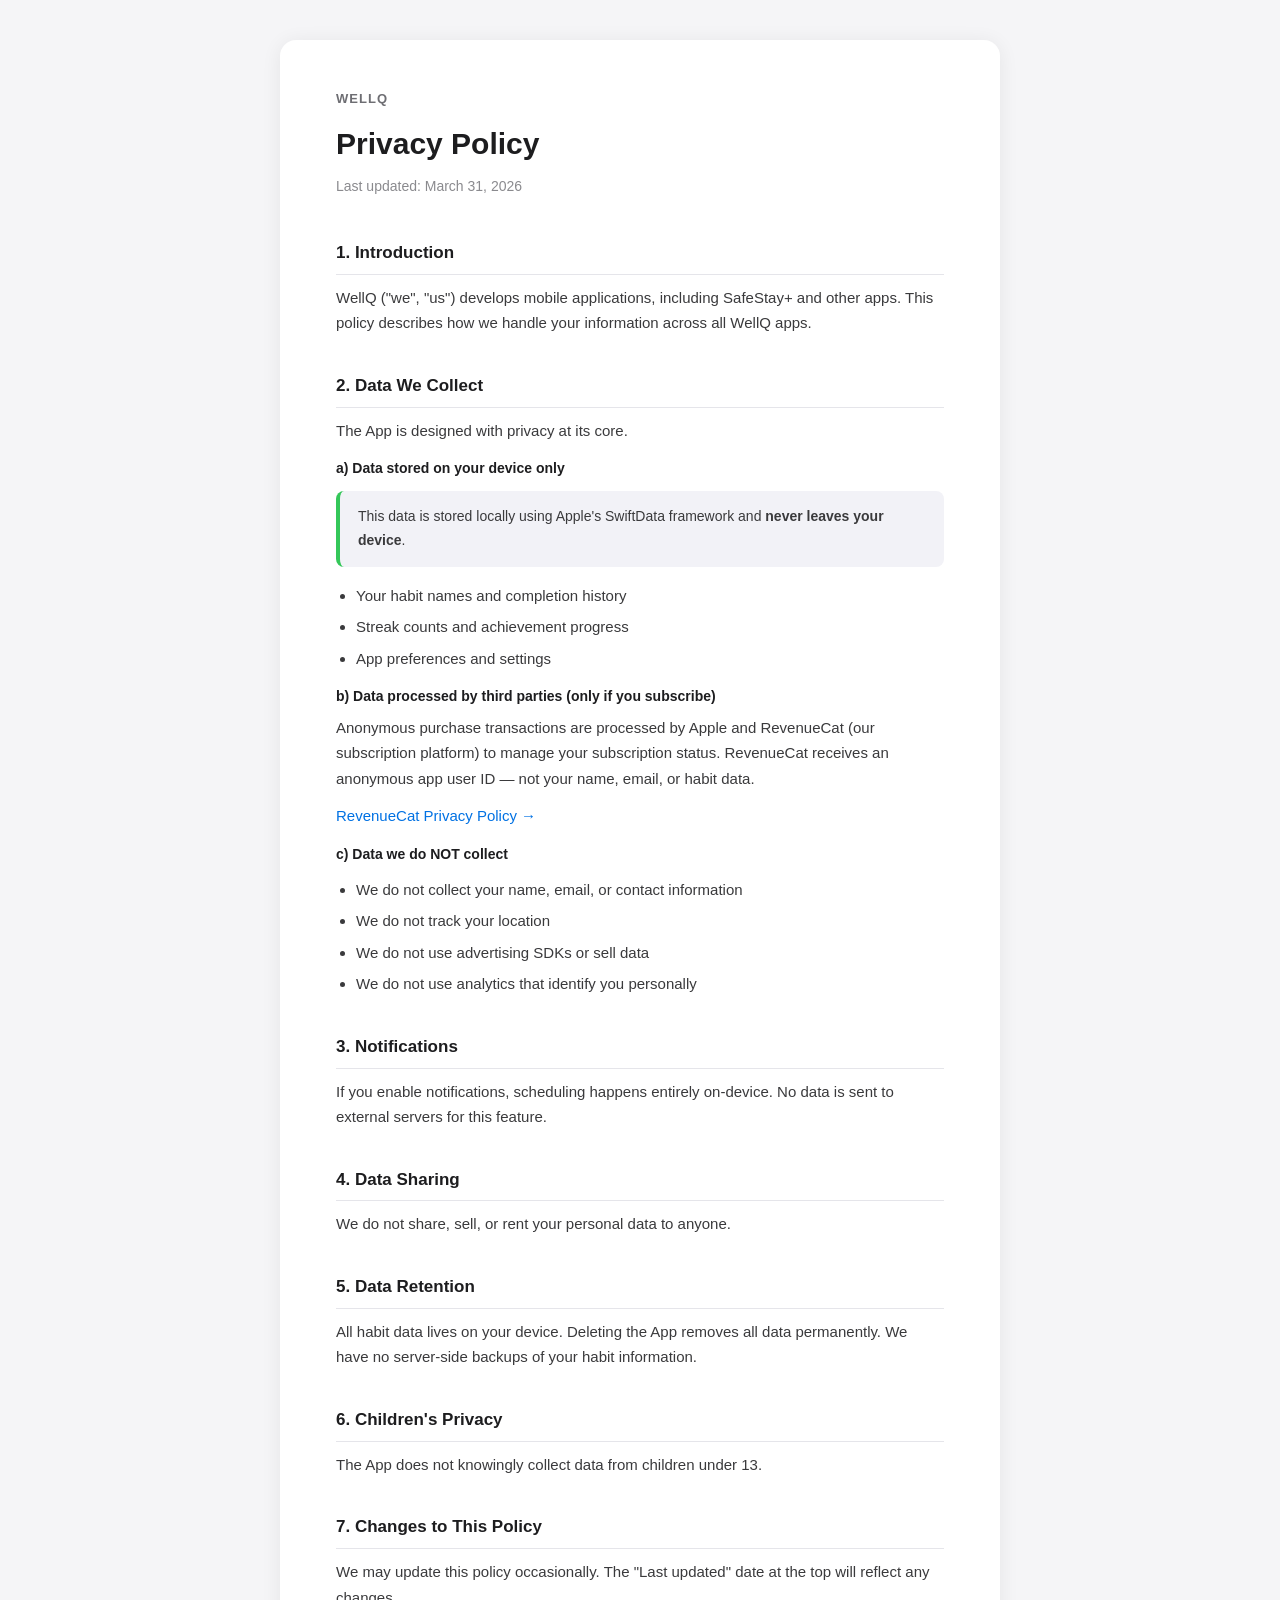
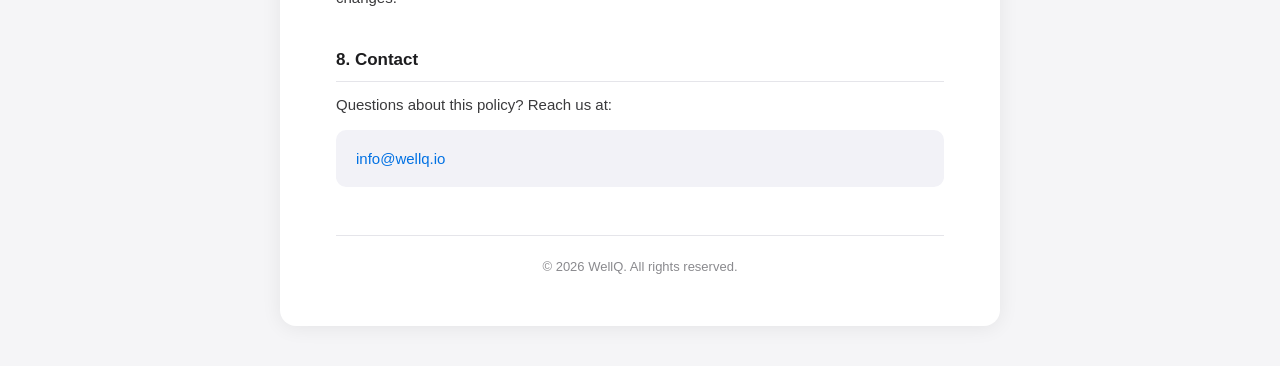
<file: privacy.html>
<!DOCTYPE html>
<html lang="en">
<head>
  <meta charset="UTF-8" />
  <meta name="viewport" content="width=device-width, initial-scale=1.0" />
  <title>WellQ Apps Privacy Policy</title>
  <style>
    * {
      box-sizing: border-box;
      margin: 0;
      padding: 0;
    }

    body {
      font-family: -apple-system, BlinkMacSystemFont, "Segoe UI", Roboto, Helvetica, Arial, sans-serif;
      background-color: #f5f5f7;
      color: #1d1d1f;
      line-height: 1.7;
      padding: 40px 20px;
    }

    .container {
      max-width: 720px;
      margin: 0 auto;
      background: #ffffff;
      border-radius: 16px;
      padding: 48px 56px;
      box-shadow: 0 2px 20px rgba(0, 0, 0, 0.07);
    }

    .app-label {
      font-size: 13px;
      font-weight: 600;
      letter-spacing: 0.08em;
      text-transform: uppercase;
      color: #6e6e73;
      margin-bottom: 8px;
    }

    h1 {
      font-size: 30px;
      font-weight: 700;
      color: #1d1d1f;
      margin-bottom: 6px;
    }

    .last-updated {
      font-size: 14px;
      color: #8a8a8e;
      margin-bottom: 40px;
    }

    h2 {
      font-size: 17px;
      font-weight: 700;
      color: #1d1d1f;
      margin-top: 36px;
      margin-bottom: 10px;
      padding-bottom: 6px;
      border-bottom: 1px solid #e5e5ea;
    }

    p {
      font-size: 15px;
      color: #3a3a3c;
      margin-bottom: 12px;
    }

    ul {
      margin: 10px 0 12px 20px;
    }

    li {
      font-size: 15px;
      color: #3a3a3c;
      margin-bottom: 6px;
    }

    .sub-label {
      font-size: 14px;
      font-weight: 600;
      color: #1d1d1f;
      margin-top: 14px;
      margin-bottom: 6px;
    }

    .highlight-box {
      background: #f2f2f7;
      border-left: 4px solid #34c759;
      border-radius: 8px;
      padding: 14px 18px;
      margin: 10px 0 16px;
      font-size: 14px;
      color: #3a3a3c;
    }

    a {
      color: #0071e3;
      text-decoration: none;
    }

    a:hover {
      text-decoration: underline;
    }

    .contact-block {
      background: #f2f2f7;
      border-radius: 10px;
      padding: 16px 20px;
      margin-top: 10px;
      font-size: 15px;
    }

    footer {
      margin-top: 48px;
      padding-top: 20px;
      border-top: 1px solid #e5e5ea;
      font-size: 13px;
      color: #8a8a8e;
      text-align: center;
    }

    @media (max-width: 600px) {
      .container {
        padding: 32px 24px;
      }
    }
  </style>
</head>
<body>
  <div class="container">

    <p class="app-label">WellQ</p>
    <h1>Privacy Policy</h1>
    <p class="last-updated">Last updated: March 31, 2026</p>

    <h2>1. Introduction</h2>
    <p>
      WellQ ("we", "us") develops mobile applications, including SafeStay+ and other apps. This policy describes how we handle your information across all WellQ apps.
    </p>

    <h2>2. Data We Collect</h2>
    <p>The App is designed with privacy at its core.</p>

    <p class="sub-label">a) Data stored on your device only</p>
    <div class="highlight-box">
      This data is stored locally using Apple's SwiftData framework and <strong>never leaves your device</strong>.
    </div>
    <ul>
      <li>Your habit names and completion history</li>
      <li>Streak counts and achievement progress</li>
      <li>App preferences and settings</li>
    </ul>

    <p class="sub-label">b) Data processed by third parties (only if you subscribe)</p>
    <p>
      Anonymous purchase transactions are processed by Apple and RevenueCat (our subscription platform) to manage your subscription status. RevenueCat receives an anonymous app user ID — not your name, email, or habit data.
    </p>
    <p>
      <a href="https://www.revenuecat.com/privacy" target="_blank" rel="noopener noreferrer">RevenueCat Privacy Policy →</a>
    </p>

    <p class="sub-label">c) Data we do NOT collect</p>
    <ul>
      <li>We do not collect your name, email, or contact information</li>
      <li>We do not track your location</li>
      <li>We do not use advertising SDKs or sell data</li>
      <li>We do not use analytics that identify you personally</li>
    </ul>

    <h2>3. Notifications</h2>
    <p>
      If you enable notifications, scheduling happens entirely on-device. No data is sent to external servers for this feature.
    </p>

    <h2>4. Data Sharing</h2>
    <p>We do not share, sell, or rent your personal data to anyone.</p>

    <h2>5. Data Retention</h2>
    <p>
      All habit data lives on your device. Deleting the App removes all data permanently. We have no server-side backups of your habit information.
    </p>

    <h2>6. Children's Privacy</h2>
    <p>The App does not knowingly collect data from children under 13.</p>

    <h2>7. Changes to This Policy</h2>
    <p>
      We may update this policy occasionally. The "Last updated" date at the top will reflect any changes.
    </p>

    <h2>8. Contact</h2>
    <p>Questions about this policy? Reach us at:</p>
    <div class="contact-block">
      <a href="mailto:info@wellq.io">info@wellq.io</a>
    </div>

    <footer>
      &copy; 2026 WellQ. All rights reserved.
    </footer>

  </div>
</body>
</html>
</file>
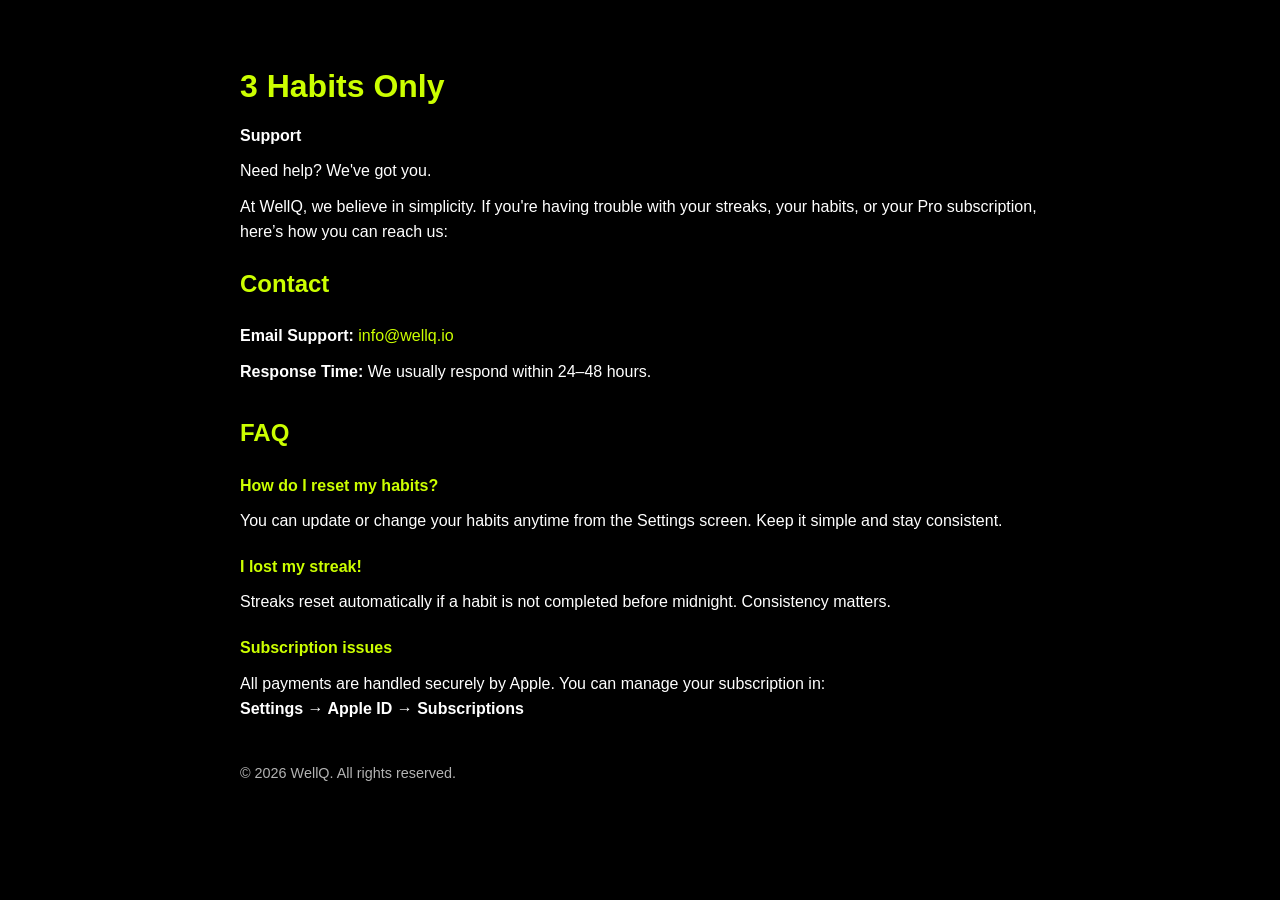
<file: support.html>
<!DOCTYPE html>
<html lang="en">
<head>
  <meta charset="UTF-8">
  <meta name="viewport" content="width=device-width, initial-scale=1.0">
  <title>WellQ – Support</title>
  <style>
    body {
      background-color: #000000;
      color: #ffffff;
      font-family: -apple-system, BlinkMacSystemFont, "SF Pro Text", Helvetica, Arial, sans-serif;
      line-height: 1.6;
      margin: 0;
      padding: 40px 20px;
    }
    .container {
      max-width: 800px;
      margin: auto;
    }
    h1, h2 {
      color: #CCFF00;
    }
    h1 {
      margin-bottom: 10px;
    }
    p {
      margin: 10px 0;
    }
    a {
      color: #CCFF00;
      text-decoration: none;
    }
    a:hover {
      text-decoration: underline;
    }
    .faq {
      margin-top: 30px;
    }
    .faq-item {
      margin-bottom: 20px;
    }
    .question {
      font-weight: bold;
      color: #CCFF00;
    }
    .footer {
      margin-top: 40px;
      font-size: 0.9em;
      opacity: 0.7;
    }
  </style>
</head>
<body>
  <div class="container">

    <h1>3 Habits Only</h1>
    <p><strong>Support</strong></p>

    <p>Need help? We've got you.</p>

    <p>
      At WellQ, we believe in simplicity. If you're having trouble with your streaks, your habits, or your Pro subscription, here’s how you can reach us:
    </p>

    <h2>Contact</h2>
    <p><strong>Email Support:</strong> 
      <a href="mailto:info@wellq.io">info@wellq.io</a>
    </p>
    <p><strong>Response Time:</strong> We usually respond within 24–48 hours.</p>

    <div class="faq">
      <h2>FAQ</h2>

      <div class="faq-item">
        <p class="question">How do I reset my habits?</p>
        <p>You can update or change your habits anytime from the Settings screen. Keep it simple and stay consistent.</p>
      </div>

      <div class="faq-item">
        <p class="question">I lost my streak!</p>
        <p>Streaks reset automatically if a habit is not completed before midnight. Consistency matters.</p>
      </div>

      <div class="faq-item">
        <p class="question">Subscription issues</p>
        <p>
          All payments are handled securely by Apple. You can manage your subscription in:
          <br><strong>Settings → Apple ID → Subscriptions</strong>
        </p>
      </div>

    </div>

    <div class="footer">
      © 2026 WellQ. All rights reserved.
    </div>

  </div>
</body>
</html>
</file>
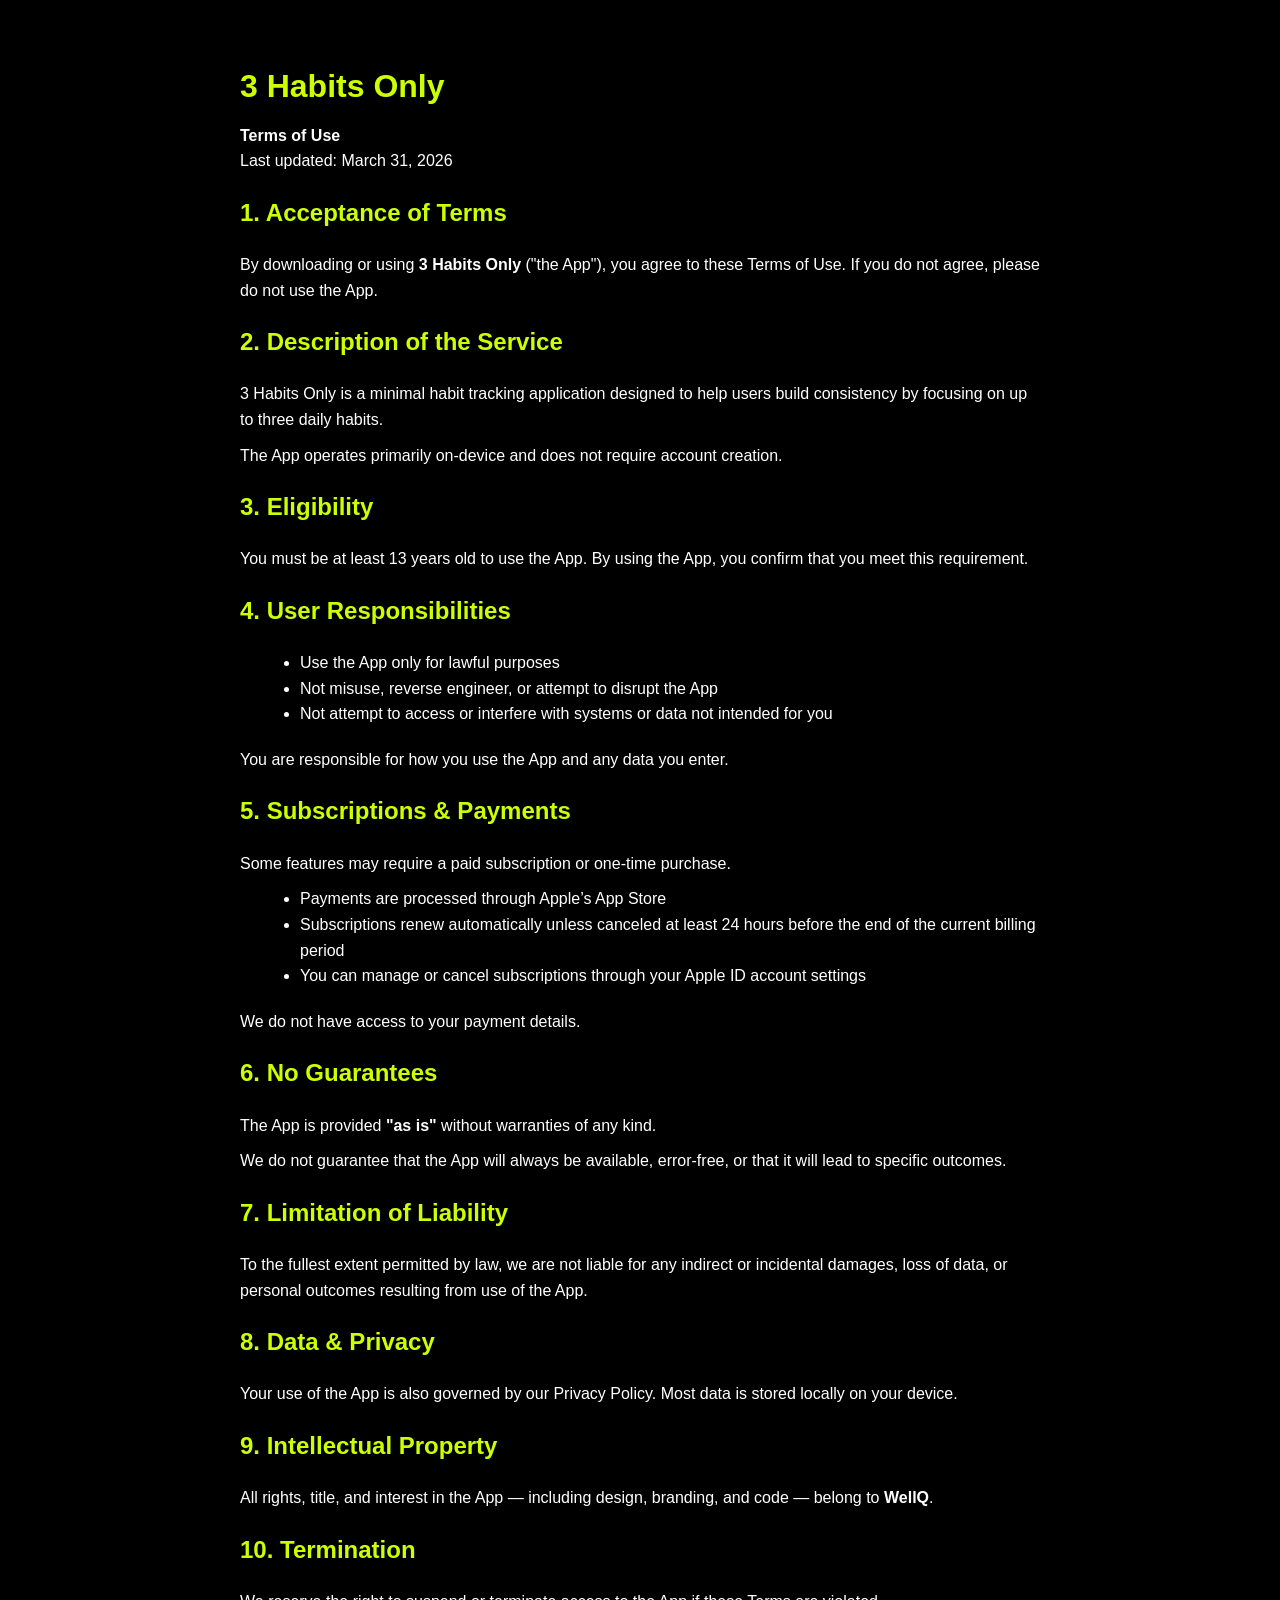
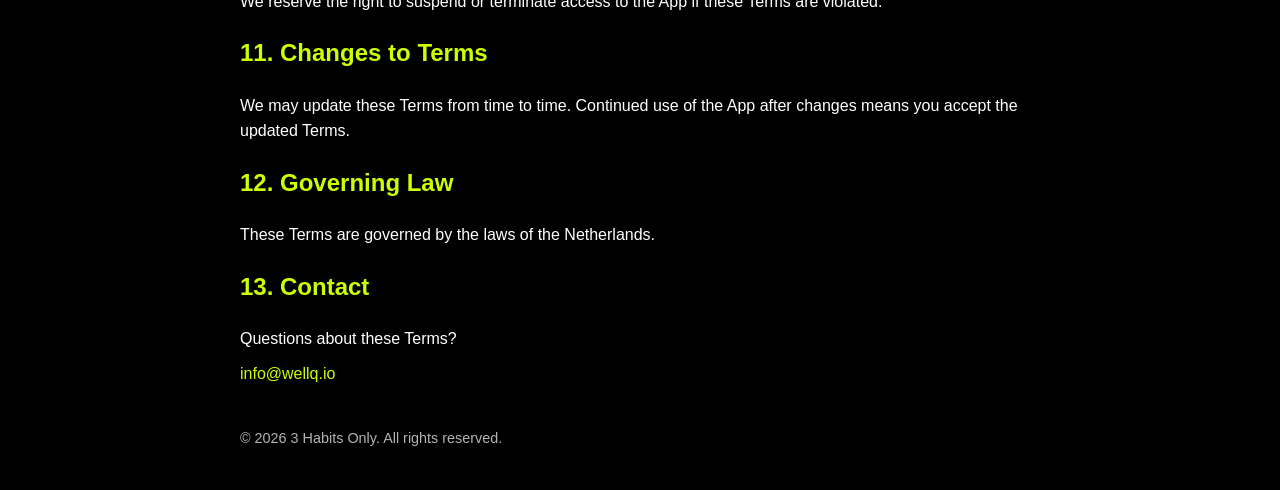
<file: terms.html>
<!DOCTYPE html>
<html lang="en">
<head>
  <meta charset="UTF-8">
  <meta name="viewport" content="width=device-width, initial-scale=1.0">
  <title>3 Habits Only – Terms of Use</title>
  <style>
    body {
      background-color: #000000;
      color: #ffffff;
      font-family: -apple-system, BlinkMacSystemFont, "SF Pro Text", Helvetica, Arial, sans-serif;
      line-height: 1.6;
      margin: 0;
      padding: 40px 20px;
    }
    .container {
      max-width: 800px;
      margin: auto;
    }
    h1, h2 {
      color: #CCFF00;
    }
    h1 {
      margin-bottom: 10px;
    }
    p {
      margin: 10px 0;
    }
    ul {
      margin: 10px 0 20px 20px;
    }
    a {
      color: #CCFF00;
      text-decoration: none;
    }
    a:hover {
      text-decoration: underline;
    }
    .footer {
      margin-top: 40px;
      font-size: 0.9em;
      opacity: 0.7;
    }
  </style>
</head>
<body>
  <div class="container">
    
    <h1>3 Habits Only</h1>
    <p><strong>Terms of Use</strong><br>
    Last updated: March 31, 2026</p>

    <h2>1. Acceptance of Terms</h2>
    <p>By downloading or using <strong>3 Habits Only</strong> ("the App"), you agree to these Terms of Use. If you do not agree, please do not use the App.</p>

    <h2>2. Description of the Service</h2>
    <p>3 Habits Only is a minimal habit tracking application designed to help users build consistency by focusing on up to three daily habits.</p>
    <p>The App operates primarily on-device and does not require account creation.</p>

    <h2>3. Eligibility</h2>
    <p>You must be at least 13 years old to use the App. By using the App, you confirm that you meet this requirement.</p>

    <h2>4. User Responsibilities</h2>
    <ul>
      <li>Use the App only for lawful purposes</li>
      <li>Not misuse, reverse engineer, or attempt to disrupt the App</li>
      <li>Not attempt to access or interfere with systems or data not intended for you</li>
    </ul>
    <p>You are responsible for how you use the App and any data you enter.</p>

    <h2>5. Subscriptions & Payments</h2>
    <p>Some features may require a paid subscription or one-time purchase.</p>
    <ul>
      <li>Payments are processed through Apple’s App Store</li>
      <li>Subscriptions renew automatically unless canceled at least 24 hours before the end of the current billing period</li>
      <li>You can manage or cancel subscriptions through your Apple ID account settings</li>
    </ul>
    <p>We do not have access to your payment details.</p>

    <h2>6. No Guarantees</h2>
    <p>The App is provided <strong>"as is"</strong> without warranties of any kind.</p>
    <p>We do not guarantee that the App will always be available, error-free, or that it will lead to specific outcomes.</p>

    <h2>7. Limitation of Liability</h2>
    <p>To the fullest extent permitted by law, we are not liable for any indirect or incidental damages, loss of data, or personal outcomes resulting from use of the App.</p>

    <h2>8. Data & Privacy</h2>
    <p>Your use of the App is also governed by our Privacy Policy. Most data is stored locally on your device.</p>

    <h2>9. Intellectual Property</h2>
    <p>All rights, title, and interest in the App — including design, branding, and code — belong to <strong>WellQ</strong>.</p>

    <h2>10. Termination</h2>
    <p>We reserve the right to suspend or terminate access to the App if these Terms are violated.</p>

    <h2>11. Changes to Terms</h2>
    <p>We may update these Terms from time to time. Continued use of the App after changes means you accept the updated Terms.</p>

    <h2>12. Governing Law</h2>
    <p>These Terms are governed by the laws of the Netherlands.</p>

    <h2>13. Contact</h2>
    <p>Questions about these Terms?</p>
    <p><a href="mailto:info@wellq.io">info@wellq.io</a></p>

    <div class="footer">
      © 2026 3 Habits Only. All rights reserved.
    </div>

  </div>
</body>
</html>
</file>
